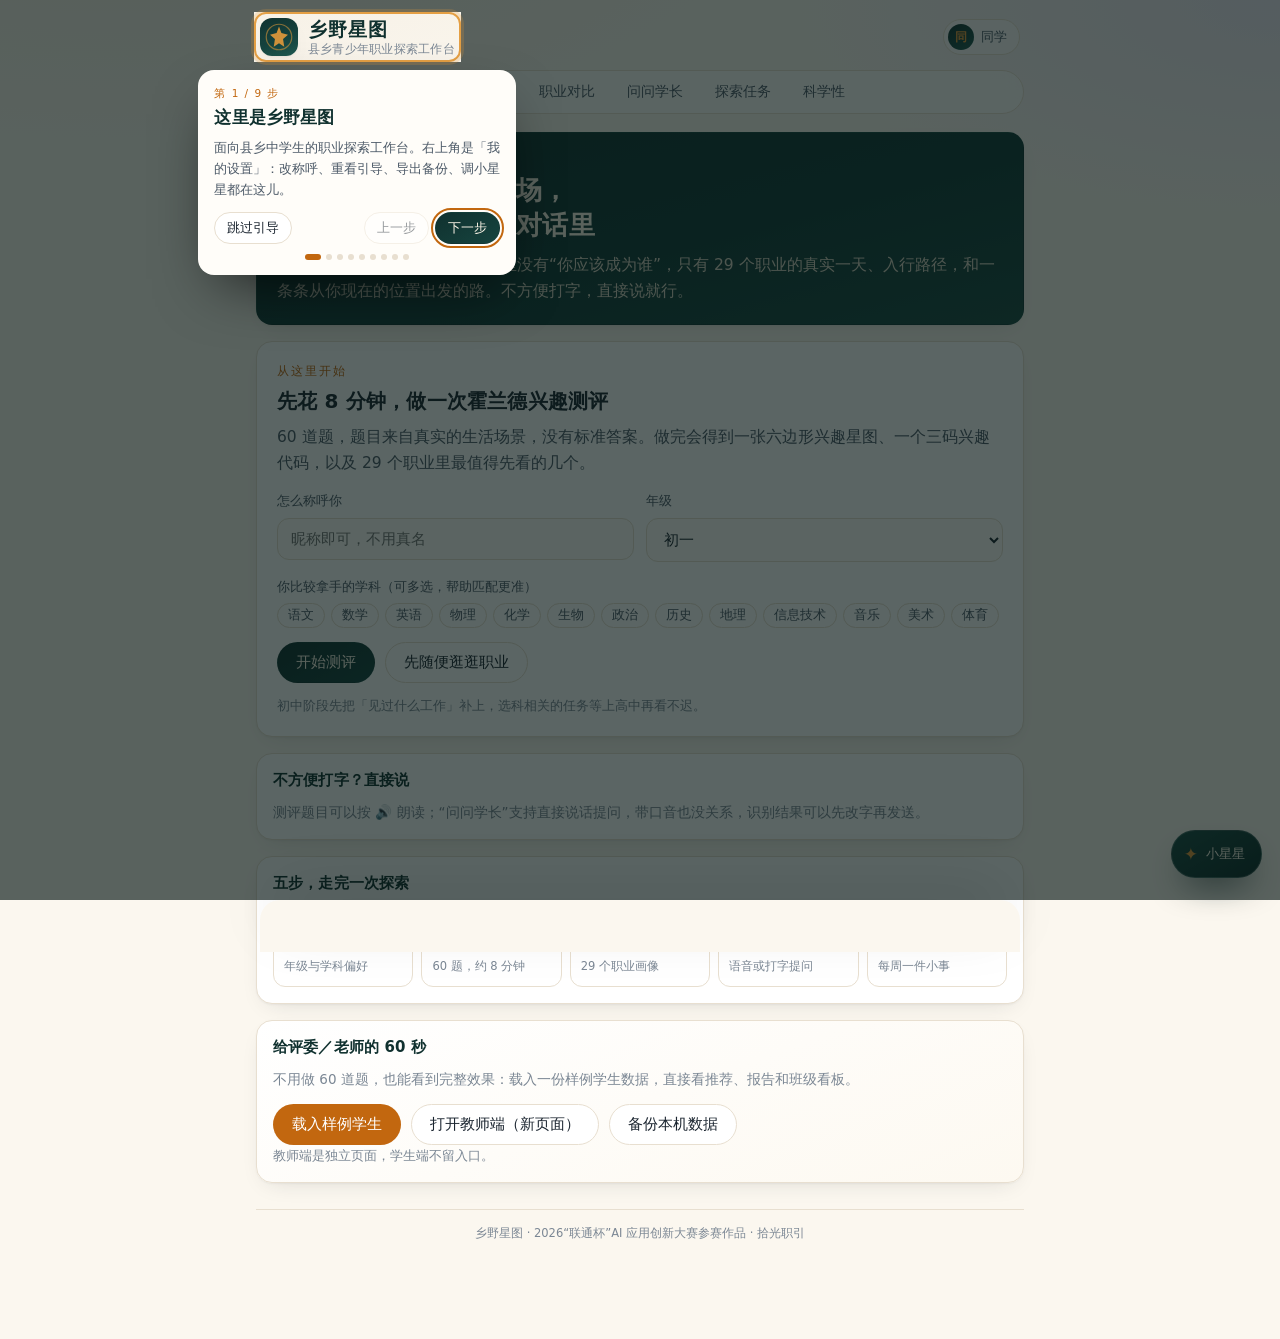
<file: app/index.html>
<!DOCTYPE html>
<html lang="zh-CN">
<head>
<meta charset="utf-8">
<meta name="viewport" content="width=device-width, initial-scale=1, viewport-fit=cover">
<meta name="theme-color" content="#10312f">
<title>乡野星图 · 县乡青少年职业探索工作台</title>
<meta name="description" content="为县乡中学生设计的职业探索应用：打开即用，霍兰德兴趣测评（60 题，带补答闸门）、29 个职业画像、个性化推荐与职业对比、语音问答、14 件分阶任务（轻松上手 / 需要开口 / 要花点功夫），教师端独立页面（teacher.html）做班级看板，全程有小星星助手带路。">
<link rel="manifest" href="manifest.json">
<meta name="apple-mobile-web-app-capable" content="yes">
<meta name="apple-mobile-web-app-status-bar-style" content="black-translucent">
<meta name="apple-mobile-web-app-title" content="乡野星图">
<link rel="apple-touch-icon" href="assets/icon-180.png">
<link rel="icon" type="image/png" href="assets/icon-192.png">
<link rel="stylesheet" href="assets/style.css?v=8">
</head>
<body>
<a class="skip" href="#view">跳到主要内容</a>

<div class="notice" id="notice" hidden></div>

<div class="app" id="app">

  <header class="topbar">
    <div class="brand">
      <span class="mark" aria-hidden="true">
        <svg viewBox="0 0 40 40" width="30" height="30"><circle cx="20" cy="20" r="17" fill="none" stroke="currentColor" stroke-width="1.6" opacity=".55"/><path d="M20 6l3.2 8.6L32 17l-6.6 5.8L27 33l-7-4.6L13 33l1.6-10.2L8 17l8.8-2.4z" fill="currentColor" opacity=".9"/></svg>
      </span>
      <span class="brand-text">
        <b>乡野星图</b>
        <small>县乡青少年职业探索工作台</small>
      </span>
    </div>
    <button class="ghost-btn user-chip" id="btnUser" type="button" aria-label="我的设置与记录">
      <span class="user-ava" id="userAva" aria-hidden="true">同</span>
      <span class="user-name" id="userName">同学</span>
    </button>
  </header>

  <nav class="tabs" id="tabs" role="tablist" aria-label="主导航">
    <button class="tab" data-view="home" role="tab" aria-selected="true">我的星图</button>
    <button class="tab" data-view="test" role="tab" aria-selected="false">兴趣测评</button>
    <button class="tab" data-view="map" role="tab" aria-selected="false">职业星图</button>
    <button class="tab" data-view="compare" role="tab" aria-selected="false">职业对比</button>
    <button class="tab" data-view="ask" role="tab" aria-selected="false">问问学长</button>
    <button class="tab" data-view="task" role="tab" aria-selected="false">探索任务</button>
    <button class="tab" data-view="science" role="tab" aria-selected="false">科学性</button>
  </nav>

  <main id="view" class="view" role="main" aria-live="polite"></main>

  <footer class="foot">
    <span>乡野星图 · 2026“联通杯”AI 应用创新大赛参赛作品 · 拾光职引</span>
  </footer>
</div>

<div class="toast" id="toast" role="status" aria-live="polite"></div>

<script src="assets/data.js?v=8"></script>
<script src="assets/tour.js?v=8"></script>
<script src="assets/star.js?v=8"></script>
<script src="assets/app.js?v=8"></script>
</body>
</html>
</file>
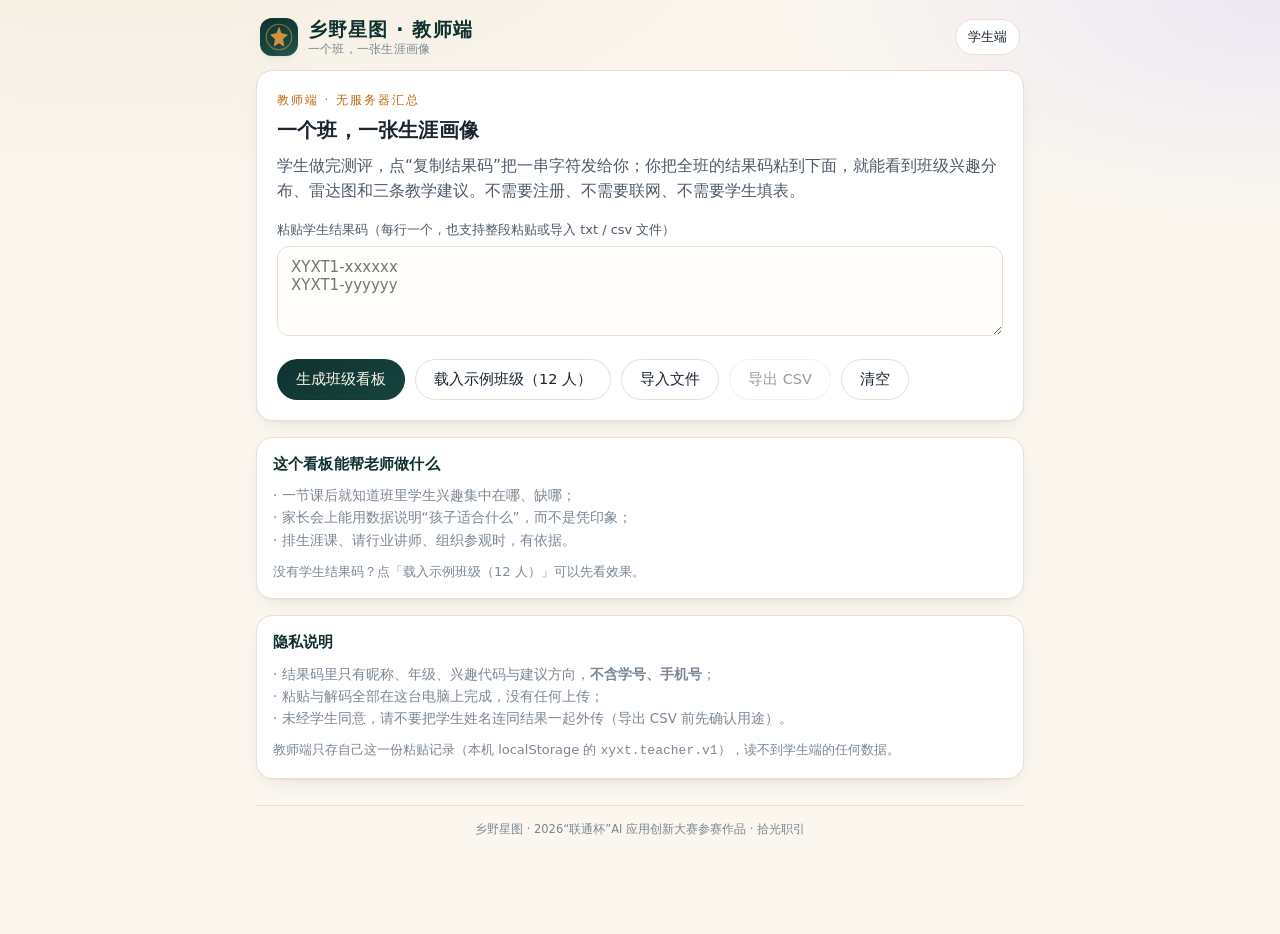
<file: app/teacher.html>
<!DOCTYPE html>
<html lang="zh-CN">
<head>
<meta charset="utf-8">
<meta name="viewport" content="width=device-width, initial-scale=1, viewport-fit=cover">
<meta name="theme-color" content="#10312f">
<meta name="robots" content="noindex">
<title>乡野星图 · 教师端</title>
<meta name="description" content="乡野星图教师端：粘贴学生发来的结果码，生成班级兴趣画像、雷达图与三条教学建议，可导出 CSV。解码与统计全部在本机完成，不上传任何数据。">
<link rel="icon" type="image/png" href="assets/icon-192.png">
<link rel="stylesheet" href="assets/style.css?v=8">
</head>
<body>
<a class="skip" href="#tview">跳到主要内容</a>

<div class="app">

  <header class="topbar">
    <div class="brand">
      <span class="mark" aria-hidden="true">
        <svg viewBox="0 0 40 40" width="30" height="30"><circle cx="20" cy="20" r="17" fill="none" stroke="currentColor" stroke-width="1.6" opacity=".55"/><path d="M20 6l3.2 8.6L32 17l-6.6 5.8L27 33l-7-4.6L13 33l1.6-10.2L8 17l8.8-2.4z" fill="currentColor" opacity=".9"/></svg>
      </span>
      <span class="brand-text">
        <b>乡野星图 · 教师端</b>
        <small>一个班，一张生涯画像</small>
      </span>
    </div>
    <a class="btn small" href="index.html">学生端</a>
  </header>

  <main id="tview" class="view" role="main">
    <div class="card tight">
      <p class="muted">正在载入……如果长时间没有内容，请换用 Edge / Chrome 打开。</p>
    </div>
  </main>

  <footer class="foot">
    <span>乡野星图 · 2026“联通杯”AI 应用创新大赛参赛作品 · 拾光职引</span>
  </footer>
</div>

<div class="toast" id="toast" role="status" aria-live="polite"></div>

<script src="assets/data.js?v=8"></script>
<script src="assets/teacher.js?v=8"></script>
</body>
</html>
</file>
<file: app/assets/style.css>
/* 乡野星图 · 样式 v3
 * 设计语言：夜空的深青 + 星光的暖橙；纸感底色，让内容像一本可以带走的册子。
 */
:root {
  --deep: #10312f;
  --deep-2: #16443f;
  --teal: #0f766e;
  --accent: #c2670f;
  --accent-2: #e39a3b;
  --accent-soft: #fdf1de;
  --ink: #1b2530;
  --ink-2: #4d5a68;
  --ink-3: #7b8794;
  --paper: #fbf7ef;
  --card: #ffffff;
  --line: #e8dfd0;
  --line-2: #f0e9dc;
  --ok: #16794f;
  --warn: #b45309;
  --danger: #b91c1c;
  --radius: 16px;
  --shadow: 0 1px 2px rgba(27, 37, 48, .04), 0 8px 24px -12px rgba(27, 37, 48, .18);
}

* { box-sizing: border-box; }

html, body { margin: 0; padding: 0; }

body {
  background:
    radial-gradient(1200px 500px at 10% -10%, #f3ecdf 0%, transparent 60%),
    radial-gradient(900px 400px at 100% 0%, #ede7f3 0%, transparent 55%),
    var(--paper);
  color: var(--ink);
  font-family: "PingFang SC", "Microsoft YaHei", "Noto Sans SC", -apple-system, "Segoe UI", system-ui, sans-serif;
  font-size: 16px;
  line-height: 1.65;
  -webkit-font-smoothing: antialiased;
}

.app { max-width: 800px; margin: 0 auto; padding: 0 16px 96px; }

/* ---------- 无障碍 ---------- */
.sr-only {
  position: absolute; width: 1px; height: 1px; padding: 0; margin: -1px;
  overflow: hidden; clip: rect(0 0 0 0); white-space: nowrap; border: 0;
}
.skip {
  position: absolute; left: 12px; top: -48px; z-index: 200;
  background: var(--deep); color: #fdf6e8; padding: 10px 16px; border-radius: 0 0 10px 10px;
  font-size: 13px; text-decoration: none; transition: top .18s;
}
.skip:focus { top: 0; }
:focus-visible { outline: 2px solid var(--accent); outline-offset: 2px; }
#view:focus { outline: none; }

/* ---------- 顶部提示条 ---------- */
.notice {
  max-width: 800px; margin: 10px auto 0; padding: 10px 14px;
  background: #fff8e8; border: 1px solid #f4dcba; border-radius: 12px;
  display: flex; gap: 12px; align-items: center; justify-content: space-between;
  font-size: 12.5px; color: #7a4a10; line-height: 1.5;
}
.notice[hidden] { display: none; }
.notice-acts { flex: 0 0 auto; }

/* ---------- 顶栏 ---------- */
.topbar {
  display: flex; align-items: center; justify-content: space-between;
  gap: 12px; padding: 18px 4px 14px;
}
.brand { display: flex; align-items: center; gap: 10px; color: var(--deep); }
.mark { display: grid; place-items: center; width: 38px; height: 38px; border-radius: 12px;
  background: linear-gradient(160deg, var(--deep) 0%, var(--deep-2) 60%, #1f5a52 100%);
  color: var(--accent-2); box-shadow: var(--shadow); }
.brand-text { display: flex; flex-direction: column; line-height: 1.25; }
.brand-text b { font-size: 19px; letter-spacing: .06em; }
.brand-text small { font-size: 11.5px; color: var(--ink-3); letter-spacing: .02em; }

.ghost-btn {
  border: 1px solid var(--line); background: rgba(255,255,255,.7); color: var(--ink-2);
  border-radius: 999px; padding: 6px 14px; font-size: 13px; cursor: pointer;
  font-family: inherit; transition: .18s;
}
.ghost-btn:hover { border-color: var(--accent); color: var(--accent); }

/* ---------- 标签栏 ---------- */
.tabs {
  display: flex; gap: 4px; overflow-x: auto; padding: 4px; margin-bottom: 18px;
  background: rgba(255,255,255,.72); border: 1px solid var(--line);
  border-radius: 999px; backdrop-filter: blur(8px); scrollbar-width: none;
  position: sticky; top: 8px; z-index: 20;
}
.tabs::-webkit-scrollbar { display: none; }
.tab {
  flex: 0 0 auto; border: 0; background: transparent; color: var(--ink-2);
  padding: 8px 14px; border-radius: 999px; font-size: 13.5px; cursor: pointer;
  font-family: inherit; white-space: nowrap; transition: .18s;
}
.tab:hover { color: var(--deep); background: var(--line-2); }
.tab.active { background: var(--deep); color: #fdf6e8; box-shadow: 0 6px 16px -8px rgba(16,49,47,.9); }

/* ---------- 通用 ---------- */
.view { min-height: 60vh; animation: fade .28s ease; }
@keyframes fade { from { opacity: 0; transform: translateY(6px); } to { opacity: 1; transform: none; } }

.card {
  background: var(--card); border: 1px solid var(--line); border-radius: var(--radius);
  padding: 20px; box-shadow: var(--shadow); margin-bottom: 16px;
}
.card.tight { padding: 16px; }
.card.ink { background: linear-gradient(165deg, var(--deep) 0%, #123b38 55%, #1b4a43 100%); border-color: transparent; color: #f2ead9; }
.card.ink h2, .card.ink h3 { color: #fdf6e8; }

h1, h2, h3, h4 { margin: 0 0 10px; line-height: 1.35; letter-spacing: .01em; }
h2 { font-size: 20px; }
h3 { font-size: 17px; }
h4 { font-size: 15px; color: var(--deep); }
p { margin: 0 0 10px; }
p:last-child { margin-bottom: 0; }

.eyebrow { font-size: 12px; letter-spacing: .16em; color: var(--accent); text-transform: uppercase; margin-bottom: 6px; }
.muted { color: var(--ink-3); font-size: 13.5px; }
.small { font-size: 13px; }
.lead { font-size: 15.5px; color: var(--ink-2); }

.list-disc, .list-num { color: var(--ink-2); padding-left: 18px; margin: 12px 0 0; }
.list-num li, .list-disc li { margin-bottom: 6px; }
.ref { margin: 4px 0; }

.btn {
  display: inline-flex; align-items: center; justify-content: center; gap: 8px;
  border: 1px solid var(--line); background: #fff; color: var(--ink);
  padding: 10px 18px; border-radius: 999px; font-size: 14.5px; font-family: inherit;
  cursor: pointer; transition: .18s; text-decoration: none;
}
.btn:hover { border-color: var(--accent-2); transform: translateY(-1px); }
.btn.primary { background: linear-gradient(150deg, var(--deep), var(--deep-2)); color: #fdf6e8; border-color: transparent; }
.btn.primary:hover { box-shadow: 0 10px 24px -12px rgba(16,49,47,.9); }
.btn.accent { background: var(--accent); color: #fff; border-color: transparent; }
.btn.block { width: 100%; }
.btn.small { padding: 6px 12px; font-size: 13px; }
.btn:disabled { opacity: .45; cursor: not-allowed; transform: none; }
.btn-row { display: flex; flex-wrap: wrap; gap: 10px; margin-top: 14px; }

.chip {
  display: inline-flex; align-items: center; gap: 5px; font-size: 12.5px;
  padding: 3px 10px; border-radius: 999px; background: var(--line-2);
  color: var(--ink-2); border: 1px solid var(--line); cursor: pointer;
}
button.chip { font-family: inherit; }
.chip.amber { background: var(--accent-soft); color: #8a4b0a; border-color: #f4dcba; }
.chip.teal { background: #e6f4f1; color: #0b5c55; border-color: #cfe8e2; }
.chip.plain { background: #fff; }
.chips { display: flex; flex-wrap: wrap; gap: 6px; align-items: center; }
.chip-sep { width: 1px; height: 18px; background: var(--line); margin: 0 2px; }

/* ---------- 首页 ---------- */
.hero { display: grid; gap: 18px; }
.card.ink .starline { font-size: 12px; letter-spacing: .28em; color: var(--accent-2); }
.card.ink h1 { font-size: 26px; letter-spacing: .02em; color: #fdf6e8; }
.card.ink .lead { color: #d8d2c2; }
.code-hl { color: var(--accent-2); letter-spacing: .1em; }
.hero-stats { display: grid; grid-template-columns: repeat(3, 1fr); gap: 10px; margin-top: 6px; }
.hero-stats .s { background: rgba(255,255,255,.07); border: 1px solid rgba(255,255,255,.12); border-radius: 12px; padding: 10px 12px; }
.hero-stats .n { font-size: 22px; color: var(--accent-2); font-variant-numeric: tabular-nums; }
.hero-stats .l { font-size: 11.5px; color: #cfc9b8; }

.steps { display: grid; grid-template-columns: repeat(5, 1fr); gap: 8px; margin-top: 4px; }
.step { background: #fff; border: 1px solid var(--line); border-radius: 12px; padding: 10px 10px 12px; position: relative; }
.step .k { font-size: 11px; color: var(--accent); letter-spacing: .1em; }
.step .t { font-size: 13px; font-weight: 600; margin-top: 2px; }
.step .d { font-size: 11.5px; color: var(--ink-3); margin-top: 2px; line-height: 1.45; }
.step.done { border-color: #bfe0d2; background: #f4fbf7; }

.demo-card { background: linear-gradient(160deg, #fff 0%, #fdf9f1 100%); }

/* ---------- 表单 ---------- */
.field { margin-bottom: 14px; }
.field label { display: block; font-size: 13px; color: var(--ink-2); margin-bottom: 6px; }
.field input, .field select, .field textarea {
  width: 100%; padding: 11px 13px; border: 1px solid var(--line); border-radius: 12px;
  background: #fffdf9; font-family: inherit; font-size: 15px; color: var(--ink);
  transition: .18s;
}
.field input:focus, .field select:focus, .field textarea:focus {
  outline: none; border-color: var(--accent-2); box-shadow: 0 0 0 3px rgba(227,154,59,.16);
}
.grid2 { display: grid; grid-template-columns: 1fr 1fr; gap: 12px; }

/* ---------- 测评 ---------- */
.quiz-head { display: flex; align-items: center; justify-content: space-between; gap: 12px; margin-bottom: 10px; }
.progress { height: 6px; background: var(--line-2); border-radius: 999px; overflow: hidden; }
.progress > i { display: block; height: 100%; width: 0; background: linear-gradient(90deg, var(--accent-2), var(--accent)); transition: width .3s; }
.qtext { font-size: 19px; line-height: 1.55; margin: 18px 0 4px; min-height: 3em; }
.qhint { font-size: 12.5px; color: var(--ink-3); margin-bottom: 14px; }
.kb-hint { margin-left: 8px; opacity: .75; }

.scale { display: grid; grid-template-columns: repeat(5, 1fr); gap: 8px; }
.scale button {
  border: 1px solid var(--line); background: #fff; border-radius: 12px; padding: 12px 4px;
  font-family: inherit; cursor: pointer; color: var(--ink-2); transition: .16s;
}
.scale button .n { display: block; font-size: 17px; font-weight: 600; color: var(--ink); }
.scale button .l { display: block; font-size: 10.5px; color: var(--ink-3); margin-top: 2px; }
.scale button:hover { border-color: var(--accent-2); background: #fffbf4; }
.scale button.sel { background: var(--deep); border-color: var(--deep); color: #fdf6e8; }
.scale button.sel .n { color: #fff; }
.scale button.sel .l { color: #cfc9b8; }

.dots-wrap { margin-top: 14px; }
.dots-wrap summary { cursor: pointer; }
.dots { display: flex; flex-wrap: wrap; gap: 5px; margin-top: 10px; }
.dot {
  width: 15px; height: 15px; border-radius: 4px; border: 1px solid var(--line);
  background: #fff; cursor: pointer; padding: 0; transition: .15s;
}
.dot.on { background: #cfe8e2; border-color: #9fd3c9; }
.dot.cur { outline: 2px solid var(--accent); outline-offset: 1px; }

/* ---------- 结果 ---------- */
.result-top { display: grid; grid-template-columns: 250px 1fr; gap: 18px; align-items: center; }
.radar-wrap { position: relative; }
.radar-svg { display: block; max-width: 100%; height: auto; }
.code-badge {
  font-size: 34px; letter-spacing: .12em; color: var(--accent); font-weight: 700;
  font-variant-numeric: tabular-nums; line-height: 1;
}
.code-inline { color: var(--accent); font-weight: 700; letter-spacing: .08em; }
.bars { display: grid; gap: 8px; }
.bar { display: grid; grid-template-columns: 62px 1fr 34px; align-items: center; gap: 10px; font-size: 13.5px; }
.bar .t { color: var(--ink-2); }
.bar .track { height: 8px; background: var(--line-2); border-radius: 999px; overflow: hidden; }
.bar .track > i { display: block; height: 100%; border-radius: 999px; }
.bar .v { text-align: right; color: var(--ink-3); font-variant-numeric: tabular-nums; }

.warn-note {
  margin-top: 12px; padding: 9px 12px; border-radius: 10px;
  background: #fff8e8; border: 1px solid #f4dcba; color: #7a4a10; font-size: 12.5px;
}
.note-box {
  background: var(--accent-soft); border: 1px solid #f4dcba; border-radius: 12px; padding: 14px;
}
.note-box h4 { margin-bottom: 6px; }

/* ---------- 职业卡 ---------- */
.career-list { display: grid; gap: 12px; }
.career {
  background: #fff; border: 1px solid var(--line); border-radius: 14px; padding: 14px 16px;
  cursor: pointer; transition: .18s; position: relative;
}
.career:hover { border-color: var(--accent-2); box-shadow: var(--shadow); transform: translateY(-1px); }
.career .top { display: flex; justify-content: space-between; align-items: flex-start; gap: 10px; }
.career .name { font-size: 16px; font-weight: 600; }
.career .why { font-size: 12.5px; color: var(--teal); margin-top: 2px; }
.career .metas { margin-top: 8px; }
.match { font-size: 12px; padding: 3px 9px; border-radius: 999px; background: var(--accent-soft); color: #8a4b0a; border: 1px solid #f4dcba; white-space: nowrap; }
.card-tools { display: flex; align-items: center; gap: 6px; flex: 0 0 auto; }
.icon-btn {
  border: 1px solid var(--line); background: #fff; color: var(--ink-3);
  width: 28px; height: 28px; border-radius: 8px; cursor: pointer; font-size: 14px;
  display: inline-grid; place-items: center; font-family: inherit; transition: .15s; line-height: 1;
}
.icon-btn:hover { border-color: var(--accent-2); color: var(--accent); }
.icon-btn.on { background: var(--deep); border-color: var(--deep); color: var(--accent-2); }

/* ---------- 对比 ---------- */
.table-scroll { overflow-x: auto; margin-top: 8px; }
table.simple { width: 100%; border-collapse: collapse; font-size: 13.5px; }
table.simple th, table.simple td { text-align: left; padding: 8px 6px; border-bottom: 1px solid var(--line-2); }
table.simple th { color: var(--ink-3); font-weight: 500; font-size: 12px; }
table.compare { min-width: 520px; }
.swipe-hint { display: none; }
table.compare th.rowhead, table.compare td.rowhead {
  width: 92px; color: var(--ink-3); font-size: 12px; font-weight: 500;
  background: #fdfaf4; position: sticky; left: 0;
}
table.compare thead th { background: #fbf7ef; color: var(--deep); font-size: 13px; font-weight: 600; }
table.compare td { vertical-align: top; }

.cmpbar {
  position: fixed; left: 0; right: 0; bottom: 0; z-index: 50;
  background: rgba(16,49,47,.96); color: #f2ead9; backdrop-filter: blur(6px);
  box-shadow: 0 -8px 24px -14px rgba(0,0,0,.6);
}
.cmpbar-in {
  max-width: 800px; margin: 0 auto; padding: 10px 16px;
  display: flex; align-items: center; justify-content: space-between; gap: 12px;
}
.cmpbar .small { color: #d8d2c2; }
.cmpbar-btns { display: flex; gap: 8px; flex: 0 0 auto; }
.cmpbar .btn { background: rgba(255,255,255,.1); color: #fdf6e8; border-color: rgba(255,255,255,.2); }
.cmpbar .btn.primary { background: var(--accent-2); color: #24180a; border-color: transparent; }

/* ---------- 详情面板 ---------- */
.sheet-backdrop {
  position: fixed; inset: 0; background: rgba(16,49,47,.42); backdrop-filter: blur(2px);
  z-index: 60; opacity: 0; pointer-events: none; transition: .2s;
}
.sheet-backdrop.on { opacity: 1; pointer-events: auto; }
.sheet {
  position: fixed; left: 50%; bottom: 0; transform: translate(-50%, 100%);
  width: min(760px, 100%); max-height: 88vh; overflow: auto; z-index: 61;
  background: var(--paper); border-radius: 20px 20px 0 0; box-shadow: 0 -20px 60px -20px rgba(0,0,0,.4);
  transition: transform .28s cubic-bezier(.2,.8,.2,1); padding: 22px 20px 30px;
}
.sheet.on { transform: translate(-50%, 0); }
.sheet .close { position: sticky; top: 0; float: right; }
.dl { display: grid; gap: 12px; margin-top: 8px; }
.dl .item { border-left: 2px solid var(--line); padding-left: 12px; }
.dl .item .k { font-size: 12px; letter-spacing: .08em; color: var(--accent); }
.dl .item .v { font-size: 14.5px; color: var(--ink); }

/* ---------- 聊天 ---------- */
.chat-box { display: grid; gap: 10px; max-height: 46vh; overflow-y: auto; padding: 4px 2px 10px; }
.msg { max-width: 88%; padding: 10px 14px; border-radius: 14px; font-size: 14.5px; white-space: pre-wrap; }
.msg.me { justify-self: end; background: var(--deep); color: #fdf6e8; border-bottom-right-radius: 4px; }
.msg.ai { justify-self: start; background: #fff; border: 1px solid var(--line); border-bottom-left-radius: 4px; }
.msg.ai b { color: var(--deep); }
.chat-input { display: flex; gap: 8px; }
.chat-input input { flex: 1; padding: 11px 13px; border: 1px solid var(--line); border-radius: 12px; background: #fffdf9; font-family: inherit; font-size: 15px; color: var(--ink); }
.chat-input input:focus { outline: none; border-color: var(--accent-2); box-shadow: 0 0 0 3px rgba(227,154,59,.16); }
.suggest { display: flex; flex-wrap: wrap; gap: 6px; margin-bottom: 10px; align-items: center; }
.suggest button { border: 1px dashed var(--line); background: #fff; color: var(--ink-2); font-size: 12.5px;
  padding: 5px 11px; border-radius: 999px; cursor: pointer; font-family: inherit; }
.suggest button:hover { border-color: var(--accent); color: var(--accent); }
.suggest button.ghost { border-style: dotted; color: var(--ink-3); }
.alt-label { align-self: center; }
.faq-item { margin-top: 10px; }
.faq-q { color: var(--deep); }

/* ---------- 任务 ---------- */
.task { display: grid; grid-template-columns: 20px 26px 1fr auto; gap: 12px; align-items: start;
  padding: 13px 0; border-bottom: 1px dashed var(--line); cursor: pointer; }
.task:last-child { border-bottom: 0; }
.task input[type=checkbox] { width: 20px; height: 20px; accent-color: var(--teal); margin-top: 4px; }
.task .t { font-size: 15px; font-weight: 600; display: block; }
.task .d { font-size: 13.5px; color: var(--ink-2); margin-top: 3px; display: block; }
.task.done .t { color: var(--ink-3); text-decoration: line-through; }
.task .min { font-size: 12px; color: var(--ink-3); white-space: normal; text-align: right; overflow-wrap: anywhere; }
/* 全局序号 01—14：细边框圆形，弱化但一直在 */
.task .idx {
  width: 24px; height: 24px; border: 1px solid var(--line); border-radius: 50%;
  display: grid; place-items: center; margin-top: 2px;
  font-size: 11.5px; color: var(--ink-3); font-variant-numeric: tabular-nums; letter-spacing: .02em;
}
/* 不适配当前学段：整体压暗，但不隐藏——学生知道它在，只是还早 */
.task.dim { opacity: .55; }
.stag {
  display: inline-block; margin-right: 6px; padding: 1px 7px; border-radius: 999px;
  background: var(--line-2); color: var(--ink-3); font-size: 11px; border: 1px solid var(--line);
}
/* 难度分组头：第 N 阶 · 名称 + 副标题 + 该组完成数 */
.lv-head {
  display: flex; align-items: flex-end; justify-content: space-between; gap: 12px;
  padding-bottom: 10px; margin-bottom: 4px; border-bottom: 1px solid var(--line);
}
.lv-head .lv-t { display: flex; flex-direction: column; gap: 2px; }
.lv-head .lv-t b { font-size: 15.5px; color: var(--deep); }
.lv-head .lv-t small { font-size: 12.5px; color: var(--ink-3); }
.lv-head .lv-n { font-size: 13px; color: var(--accent); font-variant-numeric: tabular-nums; white-space: nowrap; }

/* ---------- 测评补答闸门 ---------- */
.card.gate { border-color: #f4dcba; background: linear-gradient(165deg, #fffdf8 0%, #fdf3e4 100%); }
.card.gate h3 { color: #8a4b0a; }
.gate-jump { margin: 10px 0 4px; }

/* 全部答完后出现的提交卡：绿色收尾，和“还差几题”的橙色闸门区分开 */
.card.done { border-color: #b9e2d2; background: linear-gradient(165deg, #fbfefc 0%, #eef9f4 100%); }
.card.done h3 { color: #0b5a48; }
.card.done .btn-row { margin-top: 12px; }
.stage-hint { margin: 12px 0 0; }
.stage-extra { margin: 4px 0 0; }

/* 窄屏：任务的标签换到正文下面一行，避免右侧那列把卡片顶出屏幕 */
@media (max-width: 560px) {
  .task { grid-template-columns: 20px 24px minmax(0, 1fr); }
  .task .min { grid-column: 2 / -1; text-align: left; }
}

/* ---------- 教师端 ---------- */
.stat-row { display: grid; grid-template-columns: repeat(4, 1fr); gap: 10px; }
.stat { background: #fff; border: 1px solid var(--line); border-radius: 12px; padding: 12px; }
.stat .n { font-size: 22px; color: var(--deep); font-variant-numeric: tabular-nums; }
.stat .l { font-size: 11.5px; color: var(--ink-3); }
.code-area { width: 100%; min-height: 90px; font-family: ui-monospace, Consolas, monospace; font-size: 12.5px;
  border: 1px solid var(--line); border-radius: 12px; padding: 12px; background: #fffdf9; color: var(--ink-2); }

/* ---------- 报告 ---------- */
.report-card { display: none; }
.report-card.open { display: block; }
.report-head { display: flex; justify-content: space-between; align-items: flex-start; gap: 16px; }
.report-code {
  font-size: 32px; color: var(--accent); font-weight: 700; letter-spacing: .12em;
  line-height: 1; font-variant-numeric: tabular-nums;
}
.report-top { display: grid; grid-template-columns: 250px 1fr; gap: 18px; align-items: center; margin-top: 6px; }
.report-radar { max-width: 250px; }

/* ---------- 页脚 ---------- */
.foot { margin-top: 26px; padding-top: 14px; border-top: 1px solid var(--line);
  font-size: 11.5px; color: var(--ink-3); display: flex; flex-wrap: wrap; gap: 6px; justify-content: center; text-align: center; }
.foot .dot { opacity: .5; }

/* ---------- 提示 ---------- */
.toast {
  position: fixed; left: 50%; bottom: 28px; transform: translate(-50%, 20px);
  background: var(--deep); color: #fdf6e8; padding: 10px 18px; border-radius: 999px;
  font-size: 13.5px; opacity: 0; pointer-events: none; transition: .25s; z-index: 100;
  box-shadow: 0 12px 30px -12px rgba(0,0,0,.5); max-width: 88vw; text-align: center;
}
.toast.on { opacity: 1; transform: translate(-50%, 0); }
body:has(.cmpbar) .toast { bottom: 82px; }

.empty { text-align: center; padding: 34px 12px; color: var(--ink-3); font-size: 14px; }
.empty .big { font-size: 30px; margin-bottom: 8px; opacity: .5; }

/* ---------- 语音 ---------- */
.btn.mic {
  width: 48px; height: 46px; border-radius: 50%; padding: 0; font-size: 19px;
  flex: 0 0 auto; background: #fff; border: 1px solid var(--line);
}
.btn.mic:hover { border-color: var(--accent); }
.btn.mic.on {
  background: var(--danger); color: #fff; border-color: transparent;
  animation: micPulse 1.4s infinite;
}
@keyframes micPulse {
  0%, 100% { box-shadow: 0 0 0 0 rgba(185, 28, 28, .32); }
  50% { box-shadow: 0 0 0 12px rgba(185, 28, 28, 0); }
}
.switch { display: inline-flex; align-items: center; gap: 6px; font-size: 13px; color: var(--ink-2); cursor: pointer; }
.switch input { width: 16px; height: 16px; accent-color: var(--teal); }

/* ---------- 响应式 ---------- */
@media (max-width: 720px) {
  .result-top, .report-top { grid-template-columns: 1fr; }
  .report-radar { max-width: 100%; }
  .steps { grid-template-columns: repeat(2, 1fr); }
  .stat-row { grid-template-columns: repeat(2, 1fr); }
  .grid2 { grid-template-columns: 1fr; }
  .card.ink h1 { font-size: 22px; }
  .app { padding: 0 12px 96px; }
  .card { padding: 16px; }
  .tab { padding: 7px 11px; font-size: 13px; }
  .code-badge { font-size: 28px; }
  .report-code { font-size: 26px; }
  .cmpbar-in { flex-wrap: wrap; }
  .notice { margin: 8px 12px 0; flex-wrap: wrap; }
  .kb-hint { display: none; }
  /* 对比表：窄屏收窄行标题，并提示可横向滑动 */
  .swipe-hint { display: block; }
  table.compare { min-width: 440px; font-size: 12.5px; }
  table.compare th.rowhead, table.compare td.rowhead { width: 66px; font-size: 11.5px; padding: 7px 4px; }
  table.compare td, table.compare th { padding: 7px 5px; }
}

/* ---------- 打印（只留报告） ---------- */
@media print {
  @page { size: A4; margin: 14mm 12mm; }
  body { background: #fff; font-size: 13px; }
  .topbar, .tabs, .foot, .btn-row, .toast, .suggest, .chat-input, .no-print,
  .notice, .cmpbar, .sheet, .sheet-backdrop, #btnReset { display: none !important; }
  .app { max-width: 100%; padding: 0; }
  .view { animation: none; }
  .view > *:not(.report-card) { display: none !important; }
  .report-card { display: block !important; border: 0; box-shadow: none; padding: 0; }
  .card { box-shadow: none; page-break-inside: avoid; }
  .report-top { grid-template-columns: 210px 1fr; }
  .report-radar { max-width: 210px; }
  h2 { font-size: 18px; }
  table.simple { font-size: 12px; }
}

@media (prefers-reduced-motion: reduce) {
  * { animation-duration: .001ms !important; animation-iteration-count: 1 !important; transition-duration: .001ms !important; }
  html { scroll-behavior: auto; }
}

/* =========================================================
   新手引导 / 小星星 / 我的设置
   ========================================================= */

/* ---------- 顶栏「我的」入口 ---------- */
.user-chip { display: flex; align-items: center; gap: 7px; padding: 4px 12px 4px 4px; }
.user-ava {
  width: 26px; height: 26px; border-radius: 50%; display: grid; place-items: center;
  background: linear-gradient(150deg, var(--deep), #1f5a52); color: var(--accent-2);
  font-size: 12px; font-weight: 600; flex: 0 0 auto;
}
.user-name { font-size: 12.5px; max-width: 84px; overflow: hidden; text-overflow: ellipsis; white-space: nowrap; }

/* ---------- 新手引导 ---------- */
body.touring { overflow: hidden; }
.tour { position: fixed; inset: 0; z-index: 350; }
.tour[hidden] { display: none; }
.tour-dim {
  position: fixed; background: rgba(7, 22, 20, .66); pointer-events: none;
  transition: top .22s ease, left .22s ease, width .22s ease, height .22s ease;
}
.tour-hole {
  position: fixed; border-radius: 12px; pointer-events: none;
  border: 2px solid rgba(227,154,59,.95);
  box-shadow: 0 0 0 3px rgba(227,154,59,.22);
  transition: top .22s ease, left .22s ease, width .22s ease, height .22s ease;
}
.tour-card {
  position: fixed; width: 318px; max-width: calc(100vw - 24px);
  background: #fffdf9; border-radius: 16px; padding: 15px 16px;
  box-shadow: 0 24px 60px -20px rgba(0,0,0,.7); z-index: 2;
  animation: fade .2s ease;
}
.tour-k { font-size: 10.5px; letter-spacing: .14em; color: var(--accent); }
.tour-card h3 { margin: 5px 0 7px; font-size: 16.5px; color: var(--deep); }
.tour-text { font-size: 13px; line-height: 1.62; color: var(--ink-2); margin: 0 0 12px; }
.tour-acts { display: flex; align-items: center; gap: 6px; }
.tour-spacer { flex: 1; }
.tour-dots { display: flex; gap: 5px; justify-content: center; margin-top: 10px; }
.tour-dots i { width: 6px; height: 6px; border-radius: 50%; background: var(--line); transition: .2s; }
.tour-dots i.on { width: 16px; border-radius: 3px; background: var(--accent); }

/* ---------- 小星星 ---------- */
.star-fab {
  position: fixed; right: 18px; bottom: 22px; z-index: 250;
  display: flex; align-items: center; gap: 8px; padding: 9px 16px 9px 12px;
  border-radius: 999px; border: 1px solid rgba(255,255,255,.16); cursor: pointer;
  background: linear-gradient(150deg, #1b4d45, #0c2b28);
  color: #fdf6e8; font: inherit; font-size: 13px;
  box-shadow: 0 16px 34px -14px rgba(8,32,30,.85); transition: transform .18s, box-shadow .18s;
}
.star-fab:hover { transform: translateY(-2px); box-shadow: 0 20px 40px -14px rgba(8,32,30,.9); }
.star-fab-ico { font-size: 17px; color: var(--accent-2); animation: starTwinkle 3.2s ease-in-out infinite; }
@keyframes starTwinkle { 0%, 100% { opacity: 1; transform: scale(1); } 50% { opacity: .55; transform: scale(.9); } }
body.staring .star-fab, body.sheeting .star-fab { opacity: 0; pointer-events: none; }
.star {
  position: fixed; right: 16px; bottom: 16px; z-index: 260;
  width: 372px; max-width: calc(100vw - 24px);
  height: min(556px, calc(100vh - 96px));
  display: flex; flex-direction: column; overflow: hidden;
  background: #fffdf9; border: 1px solid var(--line); border-radius: 18px;
  box-shadow: 0 28px 70px -24px rgba(8,24,22,.7);
}
.star[hidden] { display: none; }
.star-head {
  display: flex; align-items: center; gap: 10px; padding: 12px 14px;
  background: linear-gradient(150deg, #10312f, #1b4d45); color: #fdf6e8; flex: 0 0 auto;
}
.star-ava {
  width: 32px; height: 32px; border-radius: 50%; display: grid; place-items: center;
  background: rgba(255,255,255,.1); color: var(--accent-2); font-size: 15px;
}
.star-title { flex: 1; display: flex; flex-direction: column; line-height: 1.3; }
.star-title b { font-size: 14px; }
.star-title small { font-size: 10.5px; opacity: .62; }
.star-x { width: 26px; height: 26px; border-radius: 50%; border: 0; background: rgba(255,255,255,.1); color: #fdf6e8; cursor: pointer; }
.star-log { flex: 1; overflow-y: auto; padding: 14px; display: flex; flex-direction: column; gap: 10px; }
.star-msg { max-width: 89%; padding: 9px 12px; border-radius: 13px; font-size: 13px; line-height: 1.62; }
.star-msg.ai { align-self: flex-start; background: #f4efe4; color: var(--ink); border-bottom-left-radius: 4px; }
.star-msg.me { align-self: flex-end; background: var(--deep); color: #fdf6e8; border-bottom-right-radius: 4px; }
.star-msg.typing { color: var(--ink-3); font-style: italic; }
.star-act {
  display: block; margin-top: 8px; padding: 5px 12px; border-radius: 999px;
  border: 1px solid var(--teal); background: #fff; color: var(--teal);
  font: inherit; font-size: 12px; cursor: pointer; transition: .16s;
}
.star-act:hover { background: var(--teal); color: #fff; }
.star-quick { display: flex; gap: 6px; overflow-x: auto; padding: 0 12px 10px; flex: 0 0 auto; scrollbar-width: none; }
.star-quick::-webkit-scrollbar { display: none; }
.star-quick button {
  flex: 0 0 auto; padding: 5px 10px; border-radius: 999px; border: 1px solid var(--line);
  background: #fff; color: var(--ink-2); font: inherit; font-size: 11.5px; cursor: pointer;
}
.star-quick button:hover { border-color: var(--accent-2); color: var(--accent); }
.star-in { display: flex; gap: 6px; align-items: center; padding: 10px 12px; border-top: 1px solid var(--line-2); flex: 0 0 auto; }
.star-in input {
  flex: 1; min-width: 0; height: 38px; border: 1px solid var(--line); border-radius: 999px;
  padding: 0 13px; font: inherit; font-size: 13px; background: #fff; color: var(--ink);
}
.star-in input:focus { outline: none; border-color: var(--teal); }
.star-mic { width: 36px; height: 36px; border-radius: 50%; border: 1px solid var(--line); background: #fff; cursor: pointer; }
.star-mic.on { background: var(--danger); color: #fff; border-color: transparent; }
.star-foot { display: flex; align-items: center; justify-content: space-between; padding: 0 14px 10px; font-size: 10.5px; color: var(--ink-3); flex: 0 0 auto; }

/* ---------- 设置抽屉 ---------- */
.set-me { display: flex; align-items: center; gap: 12px; margin: 6px 0 12px; }
.set-ava {
  width: 46px; height: 46px; border-radius: 14px; display: grid; place-items: center;
  background: linear-gradient(150deg, var(--deep), #1f5a52); color: var(--accent-2);
  font-size: 18px; font-weight: 600; flex: 0 0 auto;
}
.set-me-txt { display: flex; flex-direction: column; line-height: 1.45; }
.set-me-txt small { font-size: 11.5px; color: var(--ink-3); }
.set-stats { display: grid; grid-template-columns: repeat(4, 1fr); gap: 8px; margin: 4px 0 8px; }
.set-stats > div { background: #f7f2e8; border-radius: 11px; padding: 8px 4px; text-align: center; }
.set-stats b { display: block; font-size: 17px; color: var(--deep); font-variant-numeric: tabular-nums; }
.set-stats span { font-size: 10.5px; color: var(--ink-3); }
.set-note { font-size: 11.5px; line-height: 1.58; color: var(--ink-3); margin: 6px 0 12px; }
.set-sec { margin: 16px 0 0; padding-top: 10px; border-top: 1px solid var(--line-2); }
.set-h { font-size: 10.5px; letter-spacing: .12em; color: var(--ink-3); margin-bottom: 3px; }
.set-row {
  display: flex; align-items: center; justify-content: space-between; gap: 10px; width: 100%;
  padding: 11px 2px; border: 0; border-bottom: 1px dashed var(--line-2); background: none;
  font: inherit; font-size: 14px; color: var(--ink); text-align: left; cursor: pointer;
}
.set-row:last-child { border-bottom: 0; }
.set-row:hover { color: var(--teal); }
.set-val { font-size: 12.5px; color: var(--ink-3); white-space: nowrap; }
.set-btnrow { display: flex; flex-wrap: wrap; gap: 8px; margin: 8px 0; }
.set-input {
  width: 100%; height: 46px; margin-bottom: 10px; border: 1px solid var(--line);
  border-radius: 12px; padding: 0 13px; font: inherit; font-size: 15px; background: #fff; color: var(--ink);
}
.set-input:focus { outline: none; border-color: var(--teal); box-shadow: 0 0 0 3px rgba(15,118,110,.12); }
.set-label { display: block; font-size: 12px; color: var(--ink-2); margin: 10px 0 4px; }
.set-err { color: var(--danger); font-size: 12.5px; margin: 0 0 8px; }

/* ---------- 小屏适配 ---------- */
@media (max-width: 720px) {
  .star { right: 0; bottom: 0; width: 100%; max-width: 100%; height: 84vh; border-radius: 18px 18px 0 0; }
  .star-fab { right: 14px; bottom: 18px; padding: 9px 14px; }
  .tour-card { width: calc(100vw - 24px); }
  .user-name { max-width: 60px; }
  .set-stats { grid-template-columns: repeat(4, 1fr); gap: 6px; }
}

@media print {
  .star, .star-fab, .tour { display: none !important; }
}
</file>
